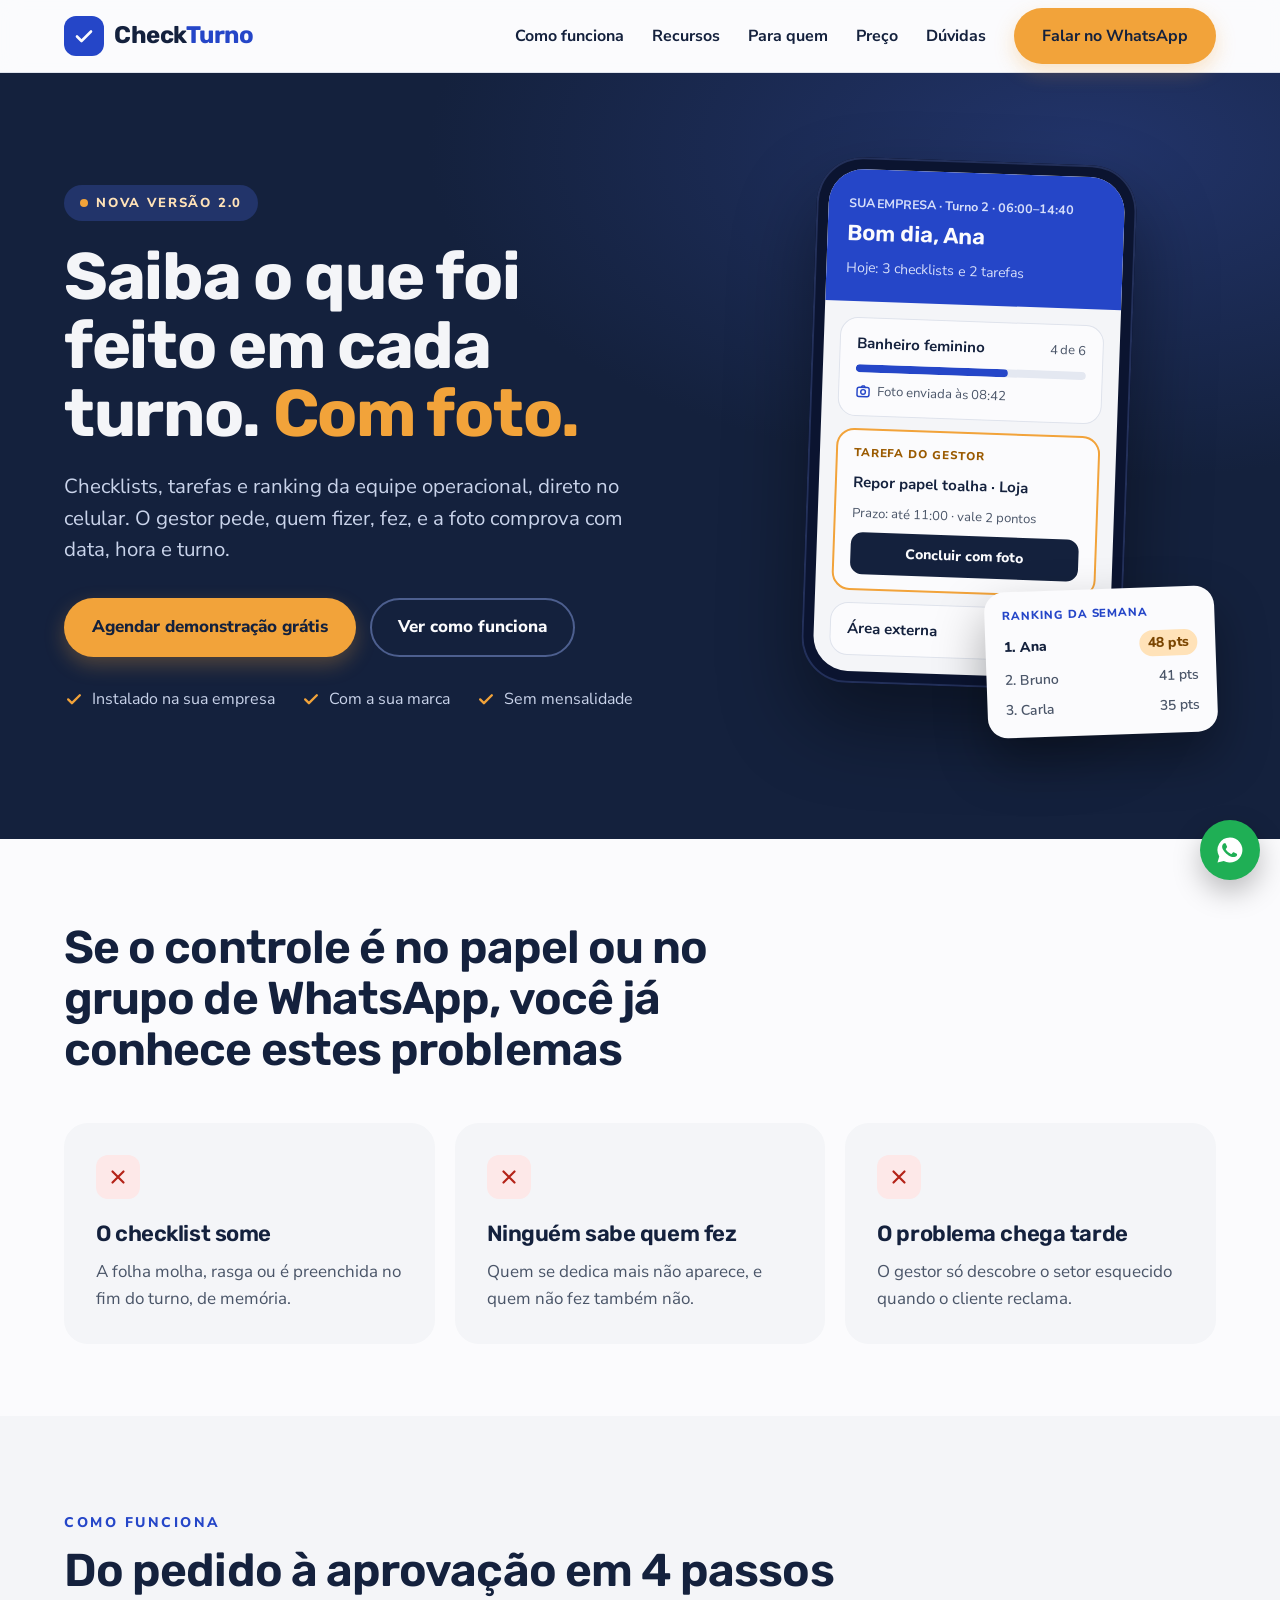
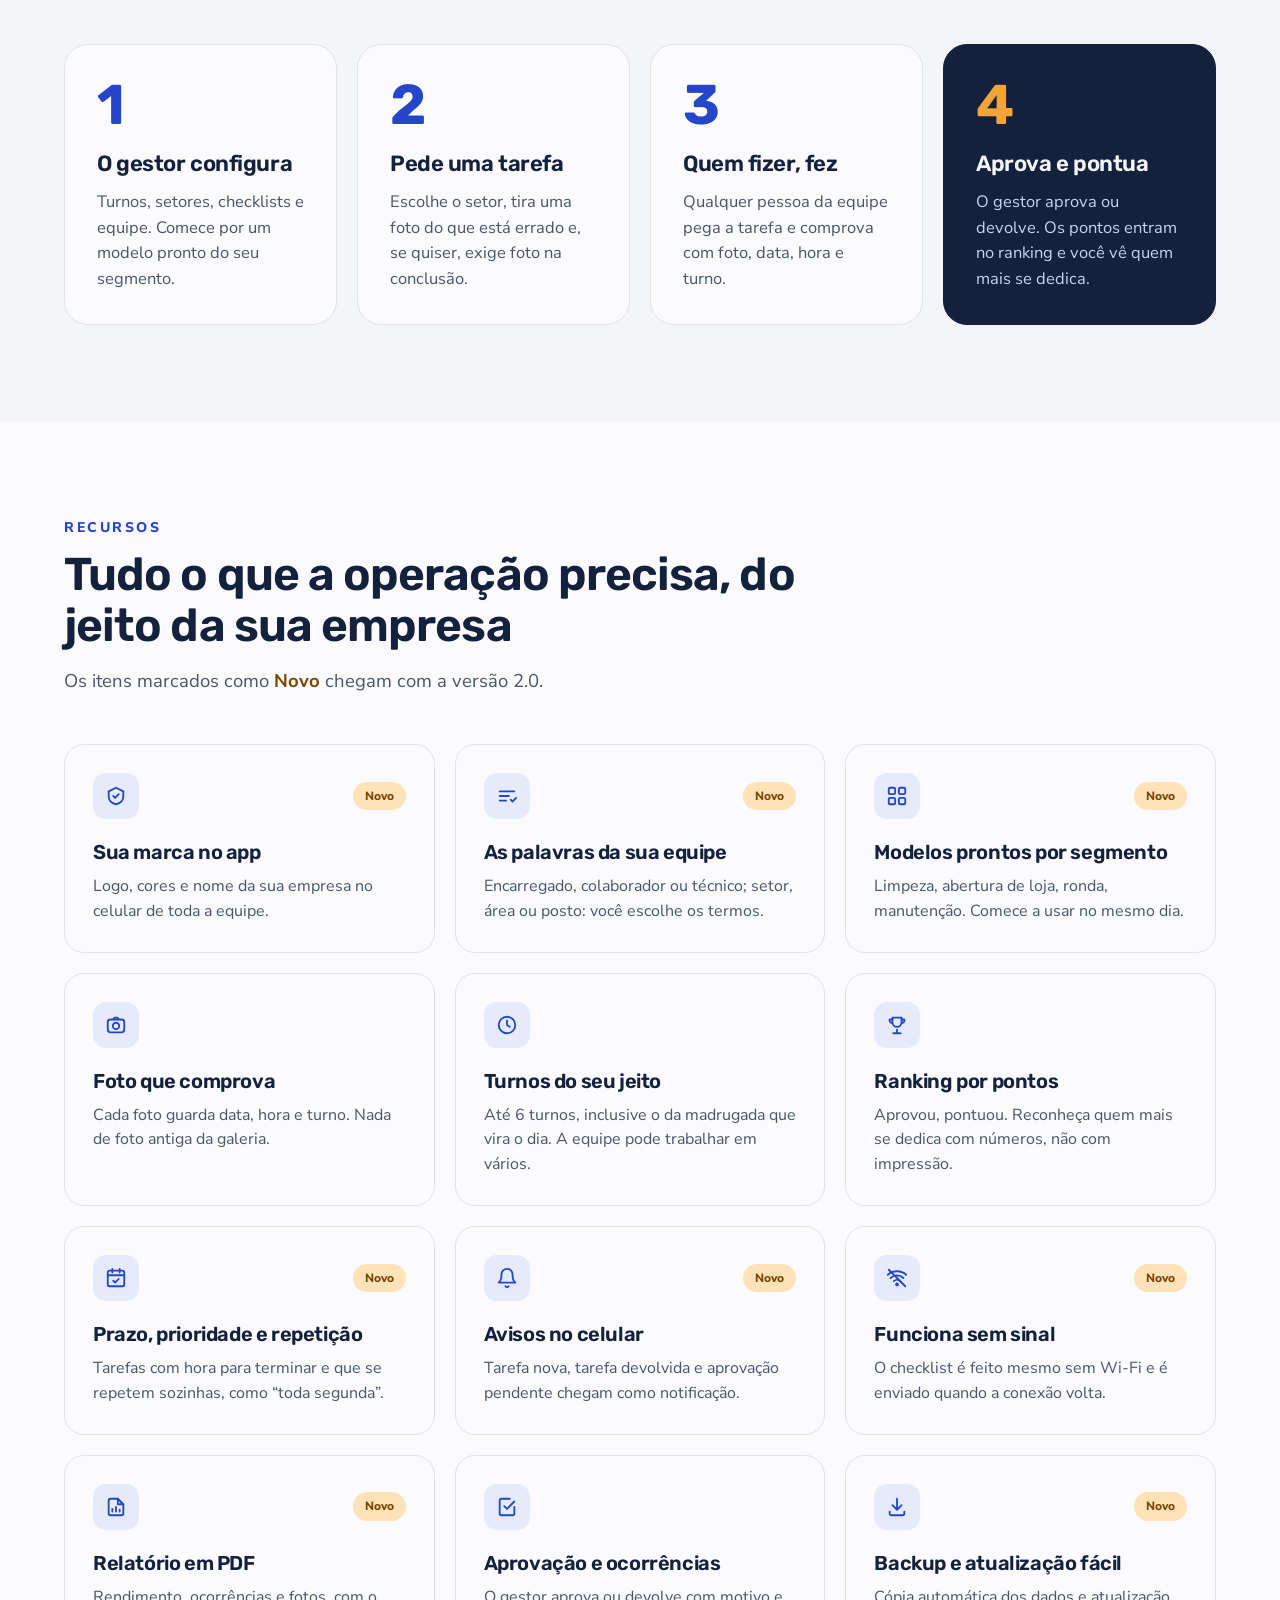
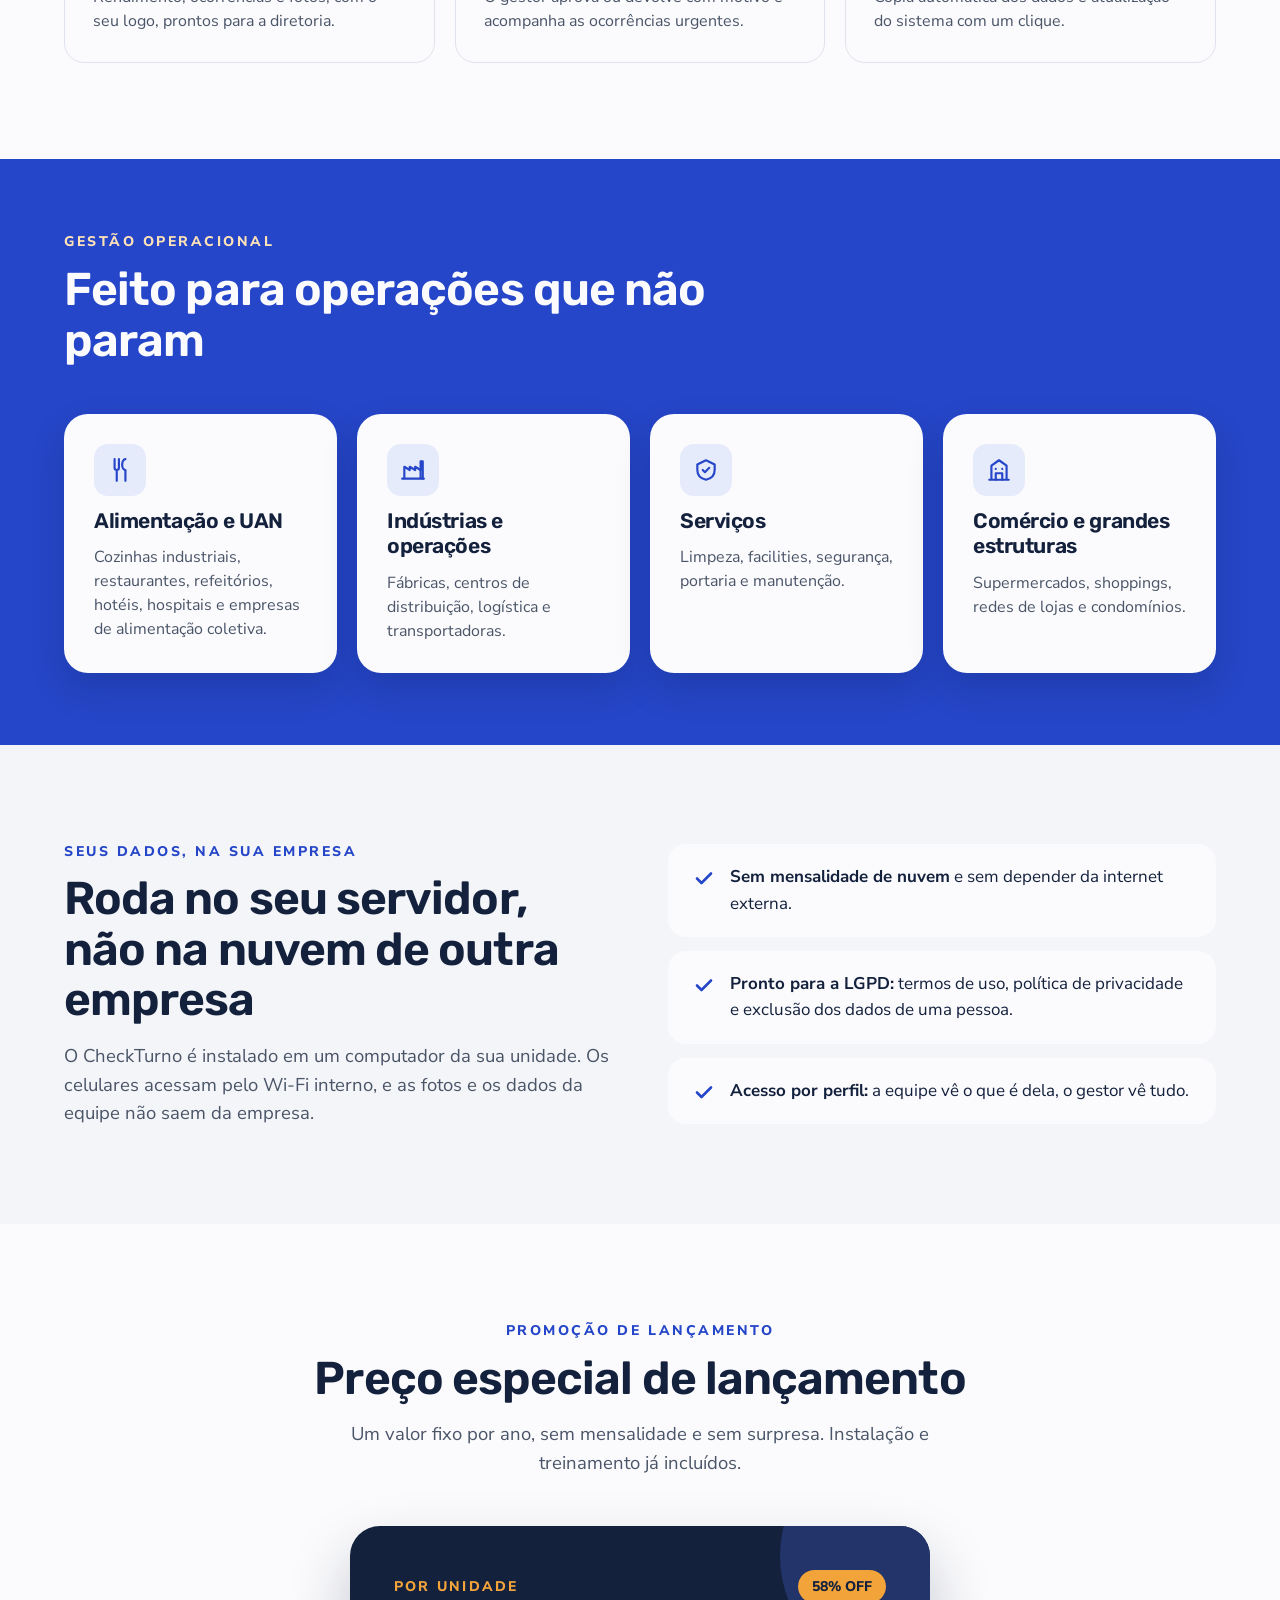
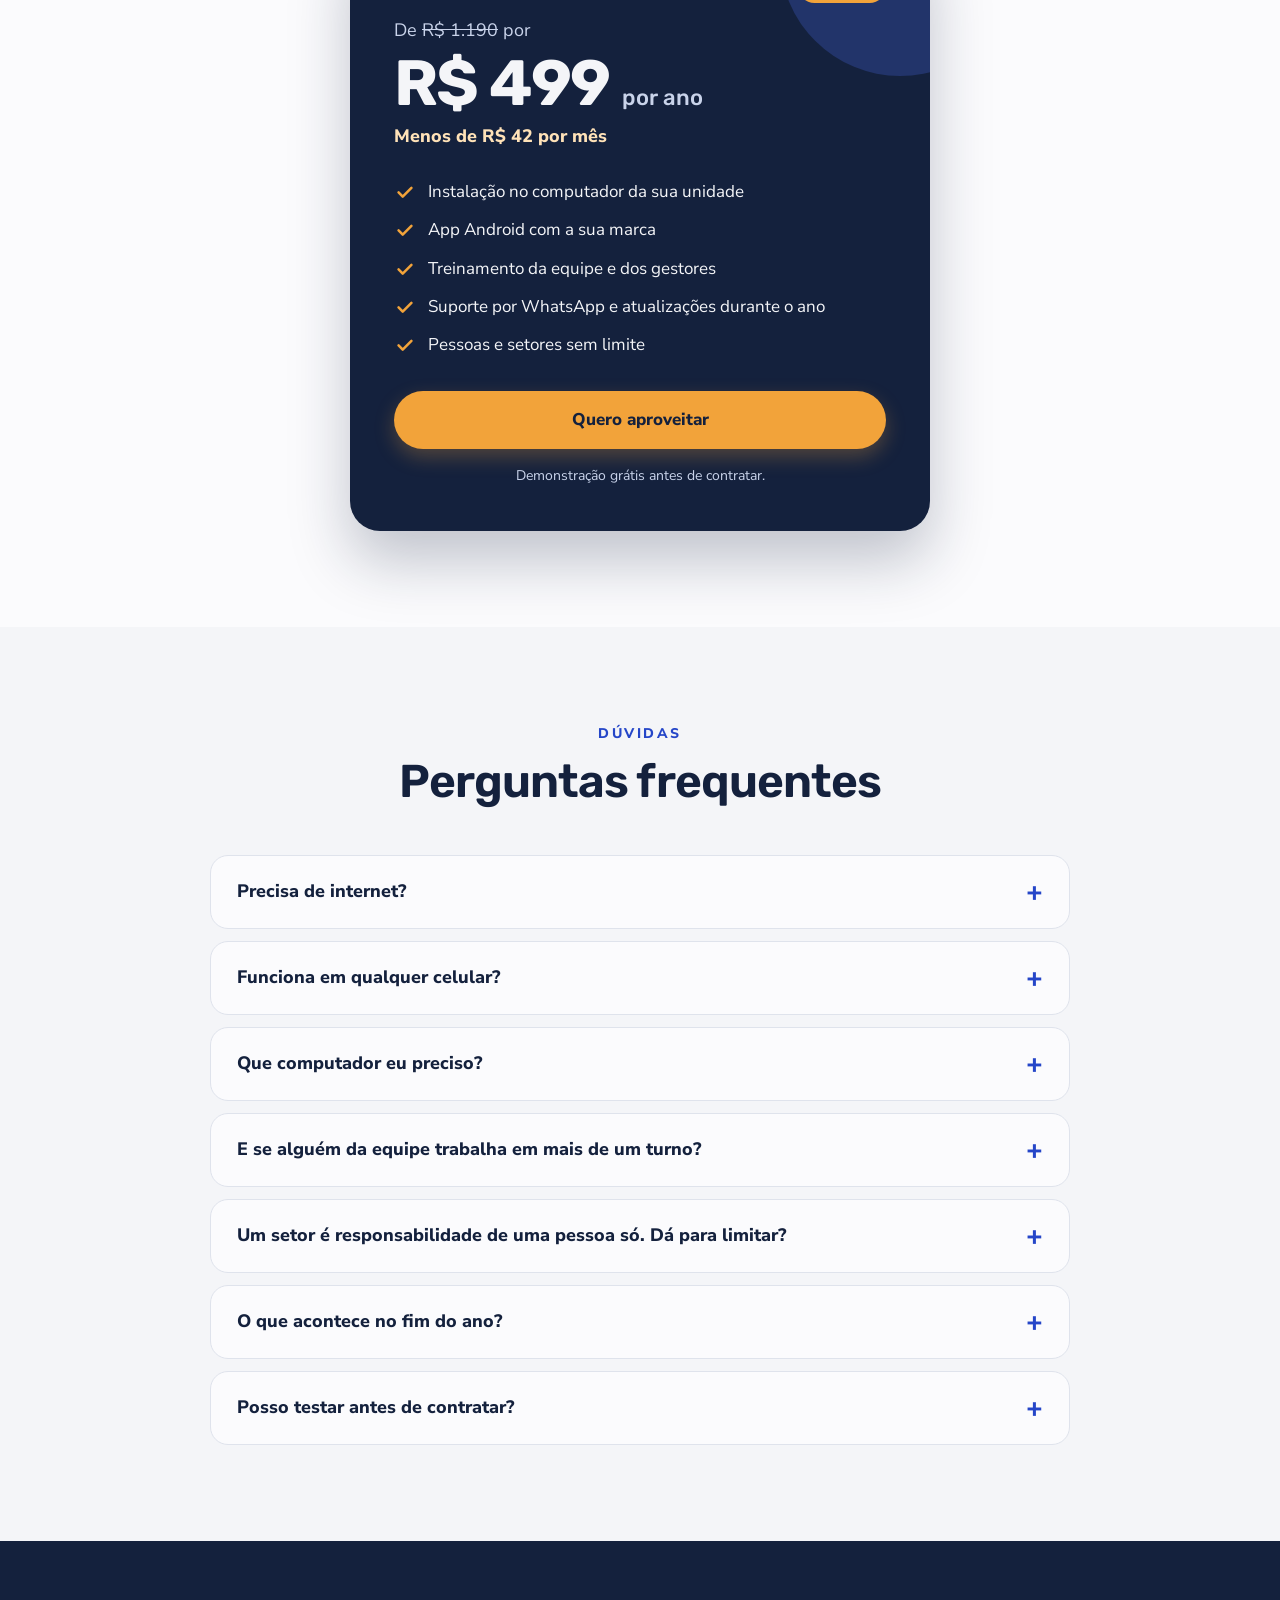
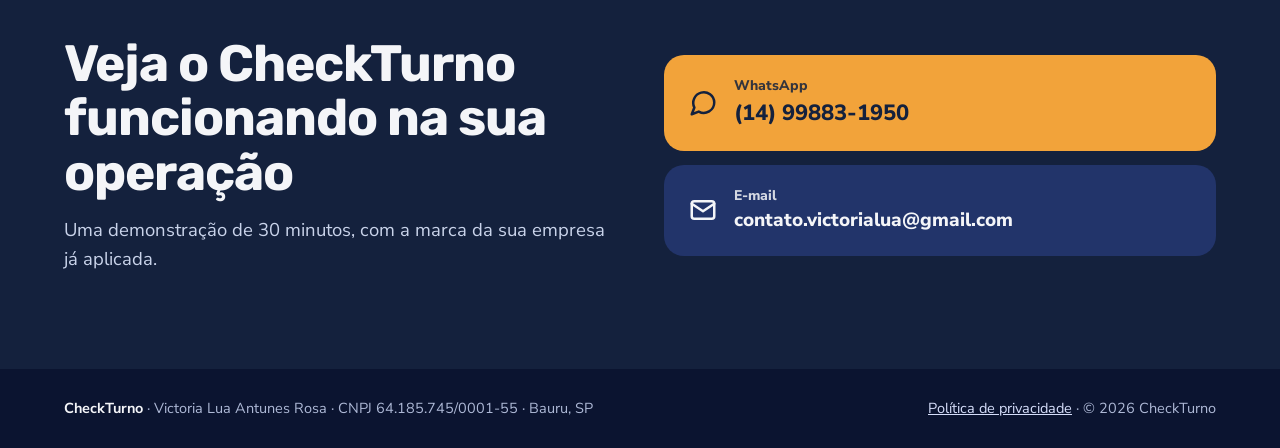
<file: index.html>
<!doctype html>
<html lang="pt-BR" class="no-js">
<head>
<meta charset="utf-8">
<meta name="viewport" content="width=device-width, initial-scale=1">
<title>CheckTurno — Checklists e tarefas por turno, com foto</title>
<meta name="description" content="Saiba o que foi feito em cada turno, com foto. Checklists, tarefas e ranking da equipe operacional no celular, instalado no servidor da sua empresa. Promoção de lançamento: R$ 499 por ano.">
<link rel="canonical" href="https://checkturno.com.br/">
<meta name="theme-color" content="#14213D">
<meta property="og:type" content="website">
<meta property="og:locale" content="pt_BR">
<meta property="og:site_name" content="CheckTurno">
<meta property="og:title" content="CheckTurno — Saiba o que foi feito em cada turno. Com foto.">
<meta property="og:description" content="Checklists, tarefas e ranking da equipe operacional no celular. Instalado na sua empresa, sem mensalidade.">
<meta property="og:url" content="https://checkturno.com.br/">
<meta property="og:image" content="https://checkturno.com.br/assets/og-image.png">
<meta property="og:image:width" content="1200">
<meta property="og:image:height" content="630">
<meta name="twitter:card" content="summary_large_image">
<link rel="icon" href="/favicon.svg" type="image/svg+xml">
<link rel="icon" href="/favicon-32.png" sizes="32x32" type="image/png">
<link rel="apple-touch-icon" href="/apple-touch-icon.png">
<link rel="preconnect" href="https://fonts.googleapis.com">
<link rel="preconnect" href="https://fonts.gstatic.com" crossorigin>
<link href="https://fonts.googleapis.com/css2?family=Nunito+Sans:wght@400;600;700;800&family=Rubik:wght@500;600;700&display=swap" rel="stylesheet">
<link rel="stylesheet" href="/assets/style.css">
<script type="application/ld+json">
{
  "@context": "https://schema.org",
  "@type": "SoftwareApplication",
  "name": "CheckTurno",
  "applicationCategory": "BusinessApplication",
  "operatingSystem": "Android, Windows",
  "description": "Checklists, tarefas e ranking da equipe operacional por turno, com foto que comprova.",
  "url": "https://checkturno.com.br/",
  "offers": {"@type": "Offer", "price": "499.00", "priceCurrency": "BRL"},
  "provider": {"@type": "Organization", "name": "CheckTurno", "email": "contato.victorialua@gmail.com", "telephone": "+55-14-99883-1950", "address": {"@type": "PostalAddress", "addressLocality": "Bauru", "addressRegion": "SP", "addressCountry": "BR"}}
}
</script>
</head>
<body>
<a class="skip" href="#conteudo">Pular para o conteúdo</a>

<header class="header">
  <div class="wrap">
    <a class="brand" href="/" aria-label="CheckTurno, página inicial">
      <span class="brand-mark"><svg aria-hidden="true" width="24" height="24" viewBox="0 0 24 24" fill="none" stroke="currentColor" stroke-width="2.6" stroke-linecap="round" stroke-linejoin="round"><path d="M5 12.5l4.5 4.5L19 7.5"/></svg></span>
      <span class="brand-name">Check<span>Turno</span></span>
    </a>
    <button class="menu-btn" type="button" aria-label="Abrir menu" aria-expanded="false" aria-controls="nav">
      <svg aria-hidden="true" width="26" height="26" viewBox="0 0 24 24" fill="none" stroke="currentColor" stroke-width="2.2" stroke-linecap="round"><path d="M4 7h16M4 12h16M4 17h16"/></svg>
    </button>
    <nav class="nav" id="nav" aria-label="Seções">
      <a href="#como-funciona">Como funciona</a>
      <a href="#recursos">Recursos</a>
      <a href="#para-quem">Para quem</a>
      <a href="#preco">Preço</a>
      <a href="#duvidas">Dúvidas</a>
      <a class="btn btn-primary" href="https://wa.me/5514998831950?text=Ol%C3%A1!%20Quero%20conhecer%20o%20CheckTurno." target="_blank" rel="noopener">Falar no WhatsApp</a>
    </nav>
  </div>
</header>

<main id="conteudo">

<section class="hero">
  <div class="wrap">
    <div>
      <span class="pill"><i></i>NOVA VERSÃO 2.0</span>
      <h1>Saiba o que foi feito em cada turno. <em>Com foto.</em></h1>
      <p class="lead">Checklists, tarefas e ranking da equipe operacional, direto no celular. O gestor pede, quem fizer, fez, e a foto comprova com data, hora e turno.</p>
      <div class="actions">
        <a class="btn btn-primary" href="https://wa.me/5514998831950?text=Ol%C3%A1!%20Quero%20agendar%20uma%20demonstra%C3%A7%C3%A3o%20do%20CheckTurno." target="_blank" rel="noopener">Agendar demonstração grátis</a>
        <a class="btn btn-ghost" href="#como-funciona">Ver como funciona</a>
      </div>
      <ul class="checks">
        <li><svg aria-hidden="true" width="20" height="20" viewBox="0 0 24 24" fill="none" stroke="#F2A33A" stroke-width="2.8" stroke-linecap="round" stroke-linejoin="round"><path d="M5 12.5l4.5 4.5L19 7.5"/></svg>Instalado na sua empresa</li>
        <li><svg aria-hidden="true" width="20" height="20" viewBox="0 0 24 24" fill="none" stroke="#F2A33A" stroke-width="2.8" stroke-linecap="round" stroke-linejoin="round"><path d="M5 12.5l4.5 4.5L19 7.5"/></svg>Com a sua marca</li>
        <li><svg aria-hidden="true" width="20" height="20" viewBox="0 0 24 24" fill="none" stroke="#F2A33A" stroke-width="2.8" stroke-linecap="round" stroke-linejoin="round"><path d="M5 12.5l4.5 4.5L19 7.5"/></svg>Sem mensalidade</li>
      </ul>
    </div>

    <div class="device" aria-label="Exemplo da tela do app no celular" role="img">
      <div class="phone" aria-hidden="true">
        <div class="screen">
          <div class="screen-top">
            <small>SUA EMPRESA · Turno 2 · 06:00–14:40</small>
            <b>Bom dia, Ana</b>
            <span>Hoje: 3 checklists e 2 tarefas</span>
          </div>
          <div class="screen-body">
            <div class="card-s">
              <div class="row"><b>Banheiro feminino</b><small>4 de 6</small></div>
              <div class="bar"><i></i></div>
              <small><svg width="16" height="16" viewBox="0 0 24 24" fill="none" stroke="#2546C8" stroke-width="2.2" stroke-linecap="round" stroke-linejoin="round"><rect x="3" y="6" width="18" height="14" rx="3"/><circle cx="12" cy="13" r="3.5"/><path d="M9 6l1.5-2h3L15 6"/></svg>Foto enviada às 08:42</small>
            </div>
            <div class="card-s accent">
              <span class="tag">TAREFA DO GESTOR</span>
              <b>Repor papel toalha · Loja</b>
              <small>Prazo: até 11:00 · vale 2 pontos</small>
              <div class="fake-btn">Concluir com foto</div>
            </div>
            <div class="card-s">
              <div class="row"><b>Área externa</b><span class="ok"><svg width="16" height="16" viewBox="0 0 24 24" fill="none" stroke="currentColor" stroke-width="2.8" stroke-linecap="round" stroke-linejoin="round"><path d="M5 12.5l4.5 4.5L19 7.5"/></svg>Aprovado</span></div>
            </div>
          </div>
        </div>
      </div>
      <div class="float-card" aria-hidden="true">
        <span class="tag">RANKING DA SEMANA</span>
        <div class="row first"><span>1. Ana</span><span>48 pts</span></div>
        <div class="row"><span>2. Bruno</span><span>41 pts</span></div>
        <div class="row"><span>3. Carla</span><span>35 pts</span></div>
      </div>
    </div>
  </div>
</section>

<section class="section white tight">
  <div class="wrap">
    <div class="head reveal">
      <h2 class="title">Se o controle é no papel ou no grupo de WhatsApp, você já conhece estes problemas</h2>
    </div>
    <div class="grid g3">
      <div class="pain reveal">
        <div class="x"><svg aria-hidden="true" width="22" height="22" viewBox="0 0 24 24" fill="none" stroke="currentColor" stroke-width="2.4" stroke-linecap="round"><path d="M6 6l12 12M18 6L6 18"/></svg></div>
        <h3>O checklist some</h3>
        <p>A folha molha, rasga ou é preenchida no fim do turno, de memória.</p>
      </div>
      <div class="pain reveal">
        <div class="x"><svg aria-hidden="true" width="22" height="22" viewBox="0 0 24 24" fill="none" stroke="currentColor" stroke-width="2.4" stroke-linecap="round"><path d="M6 6l12 12M18 6L6 18"/></svg></div>
        <h3>Ninguém sabe quem fez</h3>
        <p>Quem se dedica mais não aparece, e quem não fez também não.</p>
      </div>
      <div class="pain reveal">
        <div class="x"><svg aria-hidden="true" width="22" height="22" viewBox="0 0 24 24" fill="none" stroke="currentColor" stroke-width="2.4" stroke-linecap="round"><path d="M6 6l12 12M18 6L6 18"/></svg></div>
        <h3>O problema chega tarde</h3>
        <p>O gestor só descobre o setor esquecido quando o cliente reclama.</p>
      </div>
    </div>
  </div>
</section>

<section class="section" id="como-funciona">
  <div class="wrap">
    <div class="head reveal">
      <p class="eyebrow">Como funciona</p>
      <h2 class="title">Do pedido à aprovação em 4 passos</h2>
    </div>
    <ol class="grid g4">
      <li class="step reveal"><span class="n">1</span><h3>O gestor configura</h3><p>Turnos, setores, checklists e equipe. Comece por um modelo pronto do seu segmento.</p></li>
      <li class="step reveal"><span class="n">2</span><h3>Pede uma tarefa</h3><p>Escolhe o setor, tira uma foto do que está errado e, se quiser, exige foto na conclusão.</p></li>
      <li class="step reveal"><span class="n">3</span><h3>Quem fizer, fez</h3><p>Qualquer pessoa da equipe pega a tarefa e comprova com foto, data, hora e turno.</p></li>
      <li class="step dark reveal"><span class="n">4</span><h3>Aprova e pontua</h3><p>O gestor aprova ou devolve. Os pontos entram no ranking e você vê quem mais se dedica.</p></li>
    </ol>
  </div>
</section>

<section class="section white" id="recursos">
  <div class="wrap">
    <div class="head reveal">
      <p class="eyebrow">Recursos</p>
      <h2 class="title">Tudo o que a operação precisa, do jeito da sua empresa</h2>
      <p class="sub">Os itens marcados como <b style="color:#7A4500">Novo</b> chegam com a versão 2.0.</p>
    </div>
    <div class="grid g3">
      <div class="feat reveal"><div class="top"><span class="ico"><svg aria-hidden="true" width="22" height="22" viewBox="0 0 24 24" fill="none" stroke="currentColor" stroke-width="2" stroke-linecap="round" stroke-linejoin="round"><path d="M12 3l8 4v5c0 5-3.5 8-8 9-4.5-1-8-4-8-9V7z"/><path d="M9 12l2 2 4-4"/></svg></span><span class="new">Novo</span></div><h3>Sua marca no app</h3><p>Logo, cores e nome da sua empresa no celular de toda a equipe.</p></div>
      <div class="feat reveal"><div class="top"><span class="ico"><svg aria-hidden="true" width="22" height="22" viewBox="0 0 24 24" fill="none" stroke="currentColor" stroke-width="2" stroke-linecap="round" stroke-linejoin="round"><path d="M4 7h16M4 12h10M4 17h7"/><path d="M16 16l2 2 4-4"/></svg></span><span class="new">Novo</span></div><h3>As palavras da sua equipe</h3><p>Encarregado, colaborador ou técnico; setor, área ou posto: você escolhe os termos.</p></div>
      <div class="feat reveal"><div class="top"><span class="ico"><svg aria-hidden="true" width="22" height="22" viewBox="0 0 24 24" fill="none" stroke="currentColor" stroke-width="2" stroke-linecap="round" stroke-linejoin="round"><rect x="3" y="3" width="7" height="7" rx="1.5"/><rect x="14" y="3" width="7" height="7" rx="1.5"/><rect x="3" y="14" width="7" height="7" rx="1.5"/><rect x="14" y="14" width="7" height="7" rx="1.5"/></svg></span><span class="new">Novo</span></div><h3>Modelos prontos por segmento</h3><p>Limpeza, abertura de loja, ronda, manutenção. Comece a usar no mesmo dia.</p></div>
      <div class="feat reveal"><div class="top"><span class="ico"><svg aria-hidden="true" width="22" height="22" viewBox="0 0 24 24" fill="none" stroke="currentColor" stroke-width="2" stroke-linecap="round" stroke-linejoin="round"><rect x="3" y="6" width="18" height="14" rx="3"/><circle cx="12" cy="13" r="3.5"/><path d="M9 6l1.5-2h3L15 6"/></svg></span></div><h3>Foto que comprova</h3><p>Cada foto guarda data, hora e turno. Nada de foto antiga da galeria.</p></div>
      <div class="feat reveal"><div class="top"><span class="ico"><svg aria-hidden="true" width="22" height="22" viewBox="0 0 24 24" fill="none" stroke="currentColor" stroke-width="2" stroke-linecap="round" stroke-linejoin="round"><circle cx="12" cy="12" r="9"/><path d="M12 7v5l3 2"/></svg></span></div><h3>Turnos do seu jeito</h3><p>Até 6 turnos, inclusive o da madrugada que vira o dia. A equipe pode trabalhar em vários.</p></div>
      <div class="feat reveal"><div class="top"><span class="ico"><svg aria-hidden="true" width="22" height="22" viewBox="0 0 24 24" fill="none" stroke="currentColor" stroke-width="2" stroke-linecap="round" stroke-linejoin="round"><path d="M8 21h8M12 17v4M7 4h10v5a5 5 0 0 1-10 0V4z"/><path d="M7 6H4a3 3 0 0 0 3 4M17 6h3a3 3 0 0 1-3 4"/></svg></span></div><h3>Ranking por pontos</h3><p>Aprovou, pontuou. Reconheça quem mais se dedica com números, não com impressão.</p></div>
      <div class="feat reveal"><div class="top"><span class="ico"><svg aria-hidden="true" width="22" height="22" viewBox="0 0 24 24" fill="none" stroke="currentColor" stroke-width="2" stroke-linecap="round" stroke-linejoin="round"><rect x="3" y="4" width="18" height="17" rx="2"/><path d="M3 9h18M8 2v4M16 2v4"/><path d="M9 15l2 2 4-4"/></svg></span><span class="new">Novo</span></div><h3>Prazo, prioridade e repetição</h3><p>Tarefas com hora para terminar e que se repetem sozinhas, como “toda segunda”.</p></div>
      <div class="feat reveal"><div class="top"><span class="ico"><svg aria-hidden="true" width="22" height="22" viewBox="0 0 24 24" fill="none" stroke="currentColor" stroke-width="2" stroke-linecap="round" stroke-linejoin="round"><path d="M18 8a6 6 0 0 0-12 0c0 7-3 9-3 9h18s-3-2-3-9"/><path d="M13.7 21a2 2 0 0 1-3.4 0"/></svg></span><span class="new">Novo</span></div><h3>Avisos no celular</h3><p>Tarefa nova, tarefa devolvida e aprovação pendente chegam como notificação.</p></div>
      <div class="feat reveal"><div class="top"><span class="ico"><svg aria-hidden="true" width="22" height="22" viewBox="0 0 24 24" fill="none" stroke="currentColor" stroke-width="2" stroke-linecap="round" stroke-linejoin="round"><path d="M2 8.5a15 15 0 0 1 20 0M5 12a10 10 0 0 1 14 0M8.5 15.5a5 5 0 0 1 7 0"/><circle cx="12" cy="19" r="1"/><path d="M3 3l18 18"/></svg></span><span class="new">Novo</span></div><h3>Funciona sem sinal</h3><p>O checklist é feito mesmo sem Wi-Fi e é enviado quando a conexão volta.</p></div>
      <div class="feat reveal"><div class="top"><span class="ico"><svg aria-hidden="true" width="22" height="22" viewBox="0 0 24 24" fill="none" stroke="currentColor" stroke-width="2" stroke-linecap="round" stroke-linejoin="round"><path d="M14 3H6a2 2 0 0 0-2 2v14a2 2 0 0 0 2 2h12a2 2 0 0 0 2-2V9z"/><path d="M14 3v6h6M8 17v-3M12 17v-5M16 17v-2"/></svg></span><span class="new">Novo</span></div><h3>Relatório em PDF</h3><p>Rendimento, ocorrências e fotos, com o seu logo, prontos para a diretoria.</p></div>
      <div class="feat reveal"><div class="top"><span class="ico"><svg aria-hidden="true" width="22" height="22" viewBox="0 0 24 24" fill="none" stroke="currentColor" stroke-width="2" stroke-linecap="round" stroke-linejoin="round"><path d="M9 11l3 3 8-8"/><path d="M20 12v7a2 2 0 0 1-2 2H6a2 2 0 0 1-2-2V5a2 2 0 0 1 2-2h9"/></svg></span></div><h3>Aprovação e ocorrências</h3><p>O gestor aprova ou devolve com motivo e acompanha as ocorrências urgentes.</p></div>
      <div class="feat reveal"><div class="top"><span class="ico"><svg aria-hidden="true" width="22" height="22" viewBox="0 0 24 24" fill="none" stroke="currentColor" stroke-width="2" stroke-linecap="round" stroke-linejoin="round"><path d="M12 3v12M7 10l5 5 5-5"/><path d="M4 17v2a2 2 0 0 0 2 2h12a2 2 0 0 0 2-2v-2"/></svg></span><span class="new">Novo</span></div><h3>Backup e atualização fácil</h3><p>Cópia automática dos dados e atualização do sistema com um clique.</p></div>
    </div>
  </div>
</section>

<section class="section band tight" id="para-quem">
  <div class="wrap">
    <div class="head reveal">
      <p class="eyebrow">Gestão operacional</p>
      <h2 class="title">Feito para operações que não param</h2>
    </div>
    <div class="segs">
      <div class="seg reveal">
        <span class="seg-ico"><svg aria-hidden="true" width="26" height="26" viewBox="0 0 24 24" fill="none" stroke="currentColor" stroke-width="2" stroke-linecap="round" stroke-linejoin="round"><path d="M7 2v8a2 2 0 0 0 2 2h0a2 2 0 0 0 2-2V2M9 12v10M17 2c-1.7 0-3 2.2-3 5s1.3 5 3 5v10"/></svg></span>
        <h3>Alimentação e UAN</h3>
        <p>Cozinhas industriais, restaurantes, refeitórios, hotéis, hospitais e empresas de alimentação coletiva.</p>
      </div>
      <div class="seg reveal">
        <span class="seg-ico"><svg aria-hidden="true" width="26" height="26" viewBox="0 0 24 24" fill="none" stroke="currentColor" stroke-width="2" stroke-linecap="round" stroke-linejoin="round"><path d="M2 20h20M4 20V9l5 3V9l5 3V9l5 3v8"/><path d="M19 12V4h2v16"/></svg></span>
        <h3>Indústrias e operações</h3>
        <p>Fábricas, centros de distribuição, logística e transportadoras.</p>
      </div>
      <div class="seg reveal">
        <span class="seg-ico"><svg aria-hidden="true" width="26" height="26" viewBox="0 0 24 24" fill="none" stroke="currentColor" stroke-width="2" stroke-linecap="round" stroke-linejoin="round"><path d="M12 3l8 4v5c0 5-3.5 8-8 9-4.5-1-8-4-8-9V7z"/><path d="M9 12l2 2 4-4"/></svg></span>
        <h3>Serviços</h3>
        <p>Limpeza, facilities, segurança, portaria e manutenção.</p>
      </div>
      <div class="seg reveal">
        <span class="seg-ico"><svg aria-hidden="true" width="26" height="26" viewBox="0 0 24 24" fill="none" stroke="currentColor" stroke-width="2" stroke-linecap="round" stroke-linejoin="round"><path d="M3 21h18M5 21V8l7-5 7 5v13"/><path d="M9 21v-6h6v6M9 11h.01M15 11h.01"/></svg></span>
        <h3>Comércio e grandes estruturas</h3>
        <p>Supermercados, shoppings, redes de lojas e condomínios.</p>
      </div>
    </div>
  </div>
</section>

<section class="section">
  <div class="wrap split">
    <div class="reveal">
      <p class="eyebrow">Seus dados, na sua empresa</p>
      <h2 class="title">Roda no seu servidor, não na nuvem de outra empresa</h2>
      <p class="sub">O CheckTurno é instalado em um computador da sua unidade. Os celulares acessam pelo Wi-Fi interno, e as fotos e os dados da equipe não saem da empresa.</p>
    </div>
    <ul class="list-cards reveal">
      <li><svg aria-hidden="true" width="24" height="24" viewBox="0 0 24 24" fill="none" stroke="currentColor" stroke-width="2.6" stroke-linecap="round" stroke-linejoin="round"><path d="M5 12.5l4.5 4.5L19 7.5"/></svg><span><b>Sem mensalidade de nuvem</b> e sem depender da internet externa.</span></li>
      <li><svg aria-hidden="true" width="24" height="24" viewBox="0 0 24 24" fill="none" stroke="currentColor" stroke-width="2.6" stroke-linecap="round" stroke-linejoin="round"><path d="M5 12.5l4.5 4.5L19 7.5"/></svg><span><b>Pronto para a LGPD:</b> termos de uso, política de privacidade e exclusão dos dados de uma pessoa.</span></li>
      <li><svg aria-hidden="true" width="24" height="24" viewBox="0 0 24 24" fill="none" stroke="currentColor" stroke-width="2.6" stroke-linecap="round" stroke-linejoin="round"><path d="M5 12.5l4.5 4.5L19 7.5"/></svg><span><b>Acesso por perfil:</b> a equipe vê o que é dela, o gestor vê tudo.</span></li>
    </ul>
  </div>
</section>

<section class="section white" id="preco">
  <div class="wrap">
    <div class="head center reveal">
      <p class="eyebrow">Promoção de lançamento</p>
      <h2 class="title">Preço especial de lançamento</h2>
      <p class="sub">Um valor fixo por ano, sem mensalidade e sem surpresa. Instalação e treinamento já incluídos.</p>
    </div>
    <div class="price-wrap reveal">
      <div class="price">
        <div class="row"><span class="label">POR UNIDADE</span><span class="off">58% OFF</span></div>
        <p class="from">De <s>R$ 1.190</s> por</p>
        <p class="amount">R$ 499 <small>por ano</small></p>
        <p class="month">Menos de R$ 42 por mês</p>
        <ul class="includes">
          <li><svg aria-hidden="true" width="22" height="22" viewBox="0 0 24 24" fill="none" stroke="currentColor" stroke-width="2.8" stroke-linecap="round" stroke-linejoin="round"><path d="M5 12.5l4.5 4.5L19 7.5"/></svg>Instalação no computador da sua unidade</li>
          <li><svg aria-hidden="true" width="22" height="22" viewBox="0 0 24 24" fill="none" stroke="currentColor" stroke-width="2.8" stroke-linecap="round" stroke-linejoin="round"><path d="M5 12.5l4.5 4.5L19 7.5"/></svg>App Android com a sua marca</li>
          <li><svg aria-hidden="true" width="22" height="22" viewBox="0 0 24 24" fill="none" stroke="currentColor" stroke-width="2.8" stroke-linecap="round" stroke-linejoin="round"><path d="M5 12.5l4.5 4.5L19 7.5"/></svg>Treinamento da equipe e dos gestores</li>
          <li><svg aria-hidden="true" width="22" height="22" viewBox="0 0 24 24" fill="none" stroke="currentColor" stroke-width="2.8" stroke-linecap="round" stroke-linejoin="round"><path d="M5 12.5l4.5 4.5L19 7.5"/></svg>Suporte por WhatsApp e atualizações durante o ano</li>
          <li><svg aria-hidden="true" width="22" height="22" viewBox="0 0 24 24" fill="none" stroke="currentColor" stroke-width="2.8" stroke-linecap="round" stroke-linejoin="round"><path d="M5 12.5l4.5 4.5L19 7.5"/></svg>Pessoas e setores sem limite</li>
        </ul>
        <a class="btn btn-primary" href="https://wa.me/5514998831950?text=Ol%C3%A1!%20Quero%20aproveitar%20a%20promo%C3%A7%C3%A3o%20de%20lan%C3%A7amento%20do%20CheckTurno." target="_blank" rel="noopener">Quero aproveitar</a>
        <p class="note">Demonstração grátis antes de contratar.</p>
      </div>
    </div>
  </div>
</section>

<section class="section" id="duvidas">
  <div class="wrap">
    <div class="head center reveal">
      <p class="eyebrow">Dúvidas</p>
      <h2 class="title">Perguntas frequentes</h2>
    </div>
    <div class="faq">
      <details class="reveal"><summary>Precisa de internet?<span class="plus" aria-hidden="true">+</span></summary><p>Não. Basta o Wi-Fi da unidade ligando os celulares ao computador onde o sistema está instalado. Sem sinal no setor, o checklist fica guardado no celular e é enviado depois.</p></details>
      <details class="reveal"><summary>Funciona em qualquer celular?<span class="plus" aria-hidden="true">+</span></summary><p>No Android, pelo app com a marca da sua empresa. Em outros aparelhos, pelo navegador. O painel do gestor também abre no computador.</p></details>
      <details class="reveal"><summary>Que computador eu preciso?<span class="plus" aria-hidden="true">+</span></summary><p>Um computador com Windows que fique ligado durante a operação e conectado à rede da unidade. Na demonstração verificamos juntos se o seu serve.</p></details>
      <details class="reveal"><summary>E se alguém da equipe trabalha em mais de um turno?<span class="plus" aria-hidden="true">+</span></summary><p>Sem problema. Ninguém fica preso a um turno: quem estiver trabalhando faz, e os pontos vão para quem fez.</p></details>
      <details class="reveal"><summary>Um setor é responsabilidade de uma pessoa só. Dá para limitar?<span class="plus" aria-hidden="true">+</span></summary><p>Sim. O gestor tira quem não deve ver aquele setor ou aquela tarefa.</p></details>
      <details class="reveal"><summary>O que acontece no fim do ano?<span class="plus" aria-hidden="true">+</span></summary><p>Avisamos antes do vencimento para renovar. Os dados são da sua empresa e continuam com você.</p></details>
      <details class="reveal"><summary>Posso testar antes de contratar?<span class="plus" aria-hidden="true">+</span></summary><p>Sim. Fazemos uma demonstração grátis e mostramos o app funcionando com a marca da sua empresa.</p></details>
    </div>
  </div>
</section>

<section class="section cta" id="contato">
  <div class="wrap split">
    <div class="reveal">
      <h2>Veja o CheckTurno funcionando na sua operação</h2>
      <p class="sub">Uma demonstração de 30 minutos, com a marca da sua empresa já aplicada.</p>
    </div>
    <div class="contact reveal">
      <a class="wa" href="https://wa.me/5514998831950?text=Ol%C3%A1!%20Quero%20agendar%20uma%20demonstra%C3%A7%C3%A3o%20do%20CheckTurno." target="_blank" rel="noopener">
        <svg aria-hidden="true" width="30" height="30" viewBox="0 0 24 24" fill="none" stroke="currentColor" stroke-width="2" stroke-linecap="round" stroke-linejoin="round"><path d="M21 11.5a8.4 8.4 0 0 1-12.4 7.4L3 21l2.1-5.4A8.4 8.4 0 1 1 21 11.5z"/></svg>
        <span><small>WhatsApp</small><strong>(14) 99883-1950</strong></span>
      </a>
      <a class="mail" href="mailto:contato.victorialua@gmail.com?subject=CheckTurno%20-%20demonstra%C3%A7%C3%A3o">
        <svg aria-hidden="true" width="30" height="30" viewBox="0 0 24 24" fill="none" stroke="currentColor" stroke-width="2" stroke-linecap="round" stroke-linejoin="round"><rect x="3" y="5" width="18" height="14" rx="2"/><path d="M3 7l9 6 9-6"/></svg>
        <span><small>E-mail</small><strong>contato.victorialua@gmail.com</strong></span>
      </a>
    </div>
  </div>
</section>

</main>

<footer class="footer">
  <div class="wrap">
    <p><b>CheckTurno</b> · Victoria Lua Antunes Rosa · CNPJ 64.185.745/0001-55 · Bauru, SP</p>
    <p><a href="/privacidade.html">Política de privacidade</a> · © <span id="ano">2026</span> CheckTurno</p>
  </div>
</footer>

<a class="wa-float" href="https://wa.me/5514998831950?text=Ol%C3%A1!%20Quero%20conhecer%20o%20CheckTurno." target="_blank" rel="noopener" aria-label="Falar no WhatsApp">
  <svg aria-hidden="true" width="30" height="30" viewBox="0 0 24 24" fill="currentColor"><path d="M12 2a10 10 0 0 0-8.6 15.1L2 22l5-1.3A10 10 0 1 0 12 2zm5.6 14.2c-.2.7-1.4 1.3-2 1.4-.5.1-1.2.1-1.9-.1-.4-.1-1-.3-1.7-.6-3-1.3-5-4.3-5.1-4.5-.2-.2-1.2-1.6-1.2-3s.7-2.2 1-2.5c.3-.3.6-.3.8-.3h.6c.2 0 .4 0 .6.5l.9 2.1c.1.2.1.4 0 .6l-.4.6-.4.5c-.1.1-.3.3-.1.6.2.3.8 1.3 1.7 2.1 1.2 1 2.1 1.3 2.4 1.5.3.1.5.1.6-.1l.9-1.1c.2-.3.4-.2.7-.1l2 1c.3.1.5.2.6.3.1.2.1.8-.2 1.5z"/></svg>
</a>

<script src="/assets/site.js" defer></script>
</body>
</html>
</file>
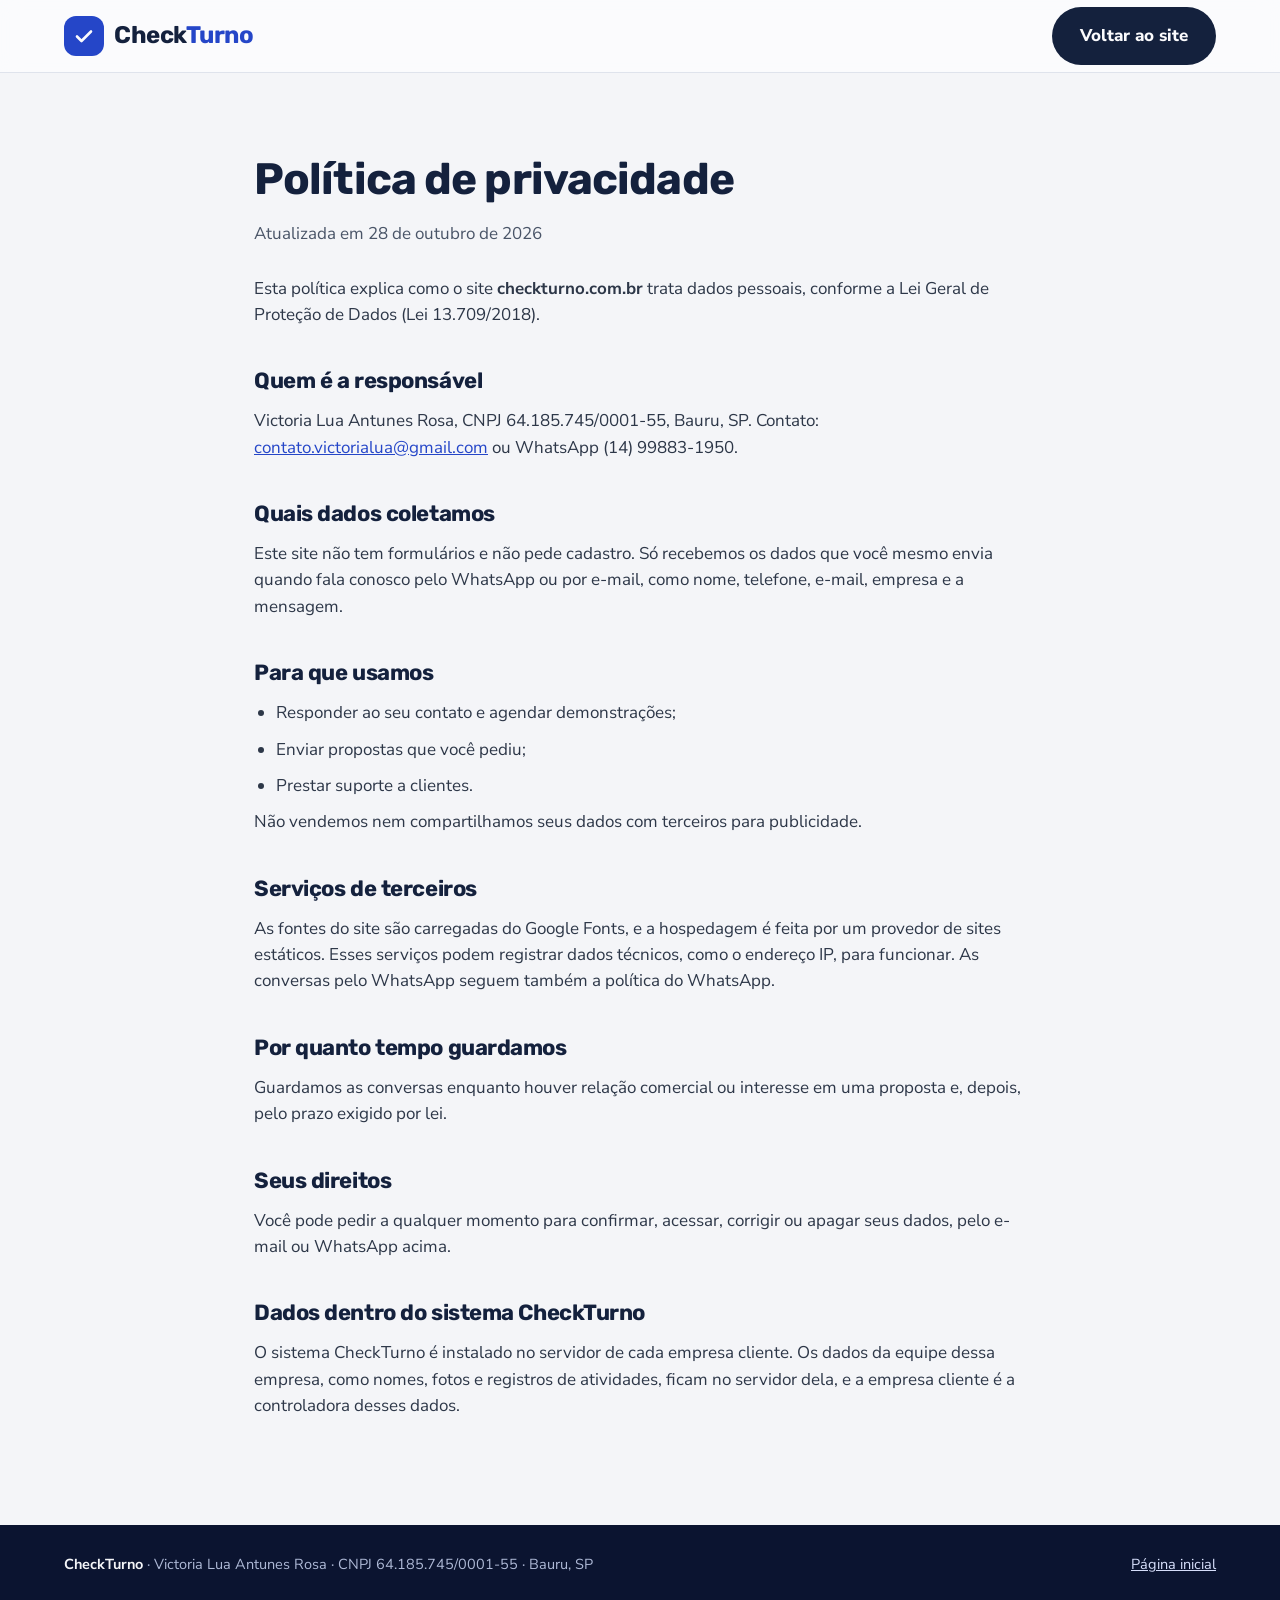
<file: privacidade.html>
<!doctype html>
<html lang="pt-BR">
<head>
<meta charset="utf-8">
<meta name="viewport" content="width=device-width, initial-scale=1">
<title>Política de privacidade — CheckTurno</title>
<meta name="description" content="Como o site do CheckTurno trata os seus dados pessoais.">
<link rel="canonical" href="https://checkturno.com.br/privacidade.html">
<link rel="icon" href="/favicon.svg" type="image/svg+xml">
<link rel="preconnect" href="https://fonts.googleapis.com">
<link rel="preconnect" href="https://fonts.gstatic.com" crossorigin>
<link href="https://fonts.googleapis.com/css2?family=Nunito+Sans:wght@400;600;700;800&family=Rubik:wght@500;600;700&display=swap" rel="stylesheet">
<link rel="stylesheet" href="/assets/style.css">
</head>
<body>
<header class="header">
  <div class="wrap">
    <a class="brand" href="/" aria-label="CheckTurno, página inicial">
      <span class="brand-mark"><svg aria-hidden="true" width="24" height="24" viewBox="0 0 24 24" fill="none" stroke="currentColor" stroke-width="2.6" stroke-linecap="round" stroke-linejoin="round"><path d="M5 12.5l4.5 4.5L19 7.5"/></svg></span>
      <span class="brand-name">Check<span>Turno</span></span>
    </a>
    <a class="btn btn-dark" href="/">Voltar ao site</a>
  </div>
</header>
<main class="doc">
  <h1>Política de privacidade</h1>
  <p class="meta">Atualizada em 28 de outubro de 2026</p>

  <p>Esta política explica como o site <b>checkturno.com.br</b> trata dados pessoais, conforme a Lei Geral de Proteção de Dados (Lei 13.709/2018).</p>

  <h2>Quem é a responsável</h2>
  <p>Victoria Lua Antunes Rosa, CNPJ 64.185.745/0001-55, Bauru, SP. Contato: <a href="mailto:contato.victorialua@gmail.com">contato.victorialua@gmail.com</a> ou WhatsApp (14) 99883-1950.</p>

  <h2>Quais dados coletamos</h2>
  <p>Este site não tem formulários e não pede cadastro. Só recebemos os dados que você mesmo envia quando fala conosco pelo WhatsApp ou por e-mail, como nome, telefone, e-mail, empresa e a mensagem.</p>

  <h2>Para que usamos</h2>
  <ul>
    <li>Responder ao seu contato e agendar demonstrações;</li>
    <li>Enviar propostas que você pediu;</li>
    <li>Prestar suporte a clientes.</li>
  </ul>
  <p>Não vendemos nem compartilhamos seus dados com terceiros para publicidade.</p>

  <h2>Serviços de terceiros</h2>
  <p>As fontes do site são carregadas do Google Fonts, e a hospedagem é feita por um provedor de sites estáticos. Esses serviços podem registrar dados técnicos, como o endereço IP, para funcionar. As conversas pelo WhatsApp seguem também a política do WhatsApp.</p>

  <h2>Por quanto tempo guardamos</h2>
  <p>Guardamos as conversas enquanto houver relação comercial ou interesse em uma proposta e, depois, pelo prazo exigido por lei.</p>

  <h2>Seus direitos</h2>
  <p>Você pode pedir a qualquer momento para confirmar, acessar, corrigir ou apagar seus dados, pelo e-mail ou WhatsApp acima.</p>

  <h2>Dados dentro do sistema CheckTurno</h2>
  <p>O sistema CheckTurno é instalado no servidor de cada empresa cliente. Os dados da equipe dessa empresa, como nomes, fotos e registros de atividades, ficam no servidor dela, e a empresa cliente é a controladora desses dados.</p>
</main>
<footer class="footer">
  <div class="wrap">
    <p><b>CheckTurno</b> · Victoria Lua Antunes Rosa · CNPJ 64.185.745/0001-55 · Bauru, SP</p>
    <p><a href="/">Página inicial</a></p>
  </div>
</footer>
</body>
</html>
</file>
<file: assets/style.css>
:root{
  --navy:#14213D;--navy-2:#1E2E57;--navy-3:#22346A;--ink-deep:#0B1430;
  --blue:#2546C8;--blue-soft:#E6EBFB;--orange:#F2A33A;--peach:#FFE2B8;--brown:#7A4500;
  --bg:#F4F5F8;--white:#FBFBFD;--line:#DFE3EC;--muted:#4A5568;--on-navy:#C9D3EA;--green:#1E7A46;
  --radius:24px;--max:1200px;
  --font-display:'Rubik',Arial,sans-serif;--font-body:'Nunito Sans',Arial,sans-serif;
}
*{box-sizing:border-box}
html{scroll-behavior:smooth;scroll-padding-top:84px}
@media (prefers-reduced-motion:reduce){html{scroll-behavior:auto}*{animation:none!important;transition:none!important}}
body{margin:0;font-family:var(--font-body);color:var(--navy);background:var(--bg);font-size:17px;line-height:1.55;-webkit-font-smoothing:antialiased}
img,svg{display:block;max-width:100%}
a{color:var(--blue)}a:hover{color:var(--navy)}
h1,h2,h3{font-family:var(--font-display);margin:0;letter-spacing:-.02em}
p{margin:0}
ul,ol{margin:0;padding:0;list-style:none}
.wrap{max-width:var(--max);margin:0 auto;padding:0 24px}
.skip{position:absolute;left:-999px;top:8px;background:var(--orange);color:var(--navy);padding:10px 16px;border-radius:8px;font-weight:800;z-index:100}
.skip:focus{left:8px}
:focus-visible{outline:3px solid var(--orange);outline-offset:3px;border-radius:6px}

/* Botões */
.btn{display:inline-flex;align-items:center;justify-content:center;gap:10px;min-height:48px;padding:14px 26px;border-radius:999px;font-weight:800;font-size:17px;text-decoration:none;border:2px solid transparent;transition:transform .15s ease,background .15s ease,box-shadow .15s ease;cursor:pointer}
.btn:hover{transform:translateY(-1px)}
.btn-primary{background:var(--orange);color:var(--navy);box-shadow:0 8px 20px rgba(242,163,58,.28)}
.btn-primary:hover{background:#F7B65A;color:var(--navy)}
.btn-ghost{border-color:#4D5F8F;color:var(--white)}
.btn-ghost:hover{border-color:var(--white);color:var(--white)}
.btn-dark{background:var(--navy);color:var(--white)}
.btn-dark:hover{background:var(--navy-2);color:var(--white)}

/* Cabeçalho */
.header{position:sticky;top:0;z-index:50;background:rgba(251,251,253,.92);backdrop-filter:saturate(1.4) blur(10px);border-bottom:1px solid var(--line)}
.header .wrap{display:flex;align-items:center;justify-content:space-between;gap:24px;min-height:72px}
.brand{display:flex;align-items:center;gap:10px;text-decoration:none;color:var(--navy)}
.brand-mark{width:40px;height:40px;border-radius:12px;background:var(--blue);color:var(--white);display:grid;place-items:center;flex:none}
.brand-name{font-family:var(--font-display);font-weight:700;font-size:24px;letter-spacing:-.02em}
.brand-name span{color:var(--blue)}
.nav{display:flex;align-items:center;gap:28px}
.nav a{color:var(--navy);text-decoration:none;font-weight:700;font-size:16px}
.nav a:hover{color:var(--blue)}
.menu-btn{display:none;background:none;border:0;width:48px;height:48px;border-radius:12px;color:var(--navy);cursor:pointer;align-items:center;justify-content:center}
@media (max-width:900px){
  .menu-btn{display:inline-flex}
  .nav{display:none;position:absolute;left:0;right:0;top:72px;background:var(--white);border-bottom:1px solid var(--line);flex-direction:column;align-items:stretch;gap:0;padding:8px 24px 20px}
  .nav.open{display:flex}
  .nav a{padding:14px 0;border-bottom:1px solid var(--line)}
  .nav .btn{margin-top:14px;border-bottom:0}
}

/* Hero */
.hero{background:radial-gradient(1200px 600px at 85% 10%,#22346A 0%,var(--navy) 55%);color:var(--bg);overflow:hidden}
.hero .wrap{display:grid;grid-template-columns:minmax(0,1.1fr) minmax(0,.9fr);gap:56px;align-items:center;padding-top:88px;padding-bottom:104px}
.pill{display:inline-flex;align-items:center;gap:8px;background:var(--navy-3);color:var(--peach);font-weight:800;font-size:13px;letter-spacing:.14em;padding:8px 16px;border-radius:999px}
.pill i{width:8px;height:8px;border-radius:50%;background:var(--orange);display:block}
.hero h1{font-size:clamp(40px,5.4vw,66px);line-height:1.04;font-weight:700;margin:22px 0 22px}
.hero h1 em{font-style:normal;color:var(--orange)}
.hero .lead{font-size:clamp(18px,1.6vw,21px);color:var(--on-navy);max-width:560px}
.hero .actions{display:flex;flex-wrap:wrap;gap:14px;margin-top:32px}
.checks{display:flex;flex-wrap:wrap;gap:10px 26px;margin-top:30px;color:var(--on-navy);font-size:16px}
.checks li{display:flex;align-items:center;gap:8px}
.hero .wrap > *{min-width:0}
@media (max-width:900px){.hero .wrap{grid-template-columns:minmax(0,1fr);padding-top:56px;padding-bottom:72px}}
@media (max-width:520px){.hero .actions .btn{width:100%}}

/* Celular */
.device{position:relative;display:flex;justify-content:center;padding:0 0 48px}
.phone{width:320px;max-width:100%;background:var(--ink-deep);border-radius:46px;padding:12px;box-shadow:0 40px 80px rgba(0,0,0,.4),inset 0 0 0 2px #23305A;transform:rotate(2deg)}
.screen{background:var(--bg);border-radius:35px;overflow:hidden;color:var(--navy)}
.screen-top{background:var(--blue);color:var(--white);padding:24px 20px 20px}
.screen-top small{display:block;font-size:12.5px;font-weight:700;color:#D6DEFA}
.screen-top b{display:block;font-family:var(--font-display);font-size:22px;font-weight:600;margin:4px 0}
.screen-top span{font-size:14px;color:#D6DEFA}
.screen-body{padding:16px;display:grid;gap:12px}
.card-s{background:var(--white);border:1px solid var(--line);border-radius:18px;padding:14px 16px;display:grid;gap:9px}
.card-s.accent{border:2px solid var(--orange)}
.row{display:flex;justify-content:space-between;align-items:center;gap:8px}
.card-s b{font-size:15px}
.card-s small{font-size:13px;color:var(--muted);display:flex;align-items:center;gap:6px}
.tag{font-size:11.5px;font-weight:800;letter-spacing:.08em;color:#9A5A00}
.bar{height:8px;background:#E4E8F1;border-radius:99px;overflow:hidden}
.bar i{display:block;height:100%;width:66%;background:var(--blue);border-radius:99px}
.fake-btn{background:var(--navy);color:var(--white);font-weight:800;font-size:14px;text-align:center;padding:10px;border-radius:12px}
.ok{color:var(--green);font-weight:800;font-size:13px;display:flex;align-items:center;gap:4px}
.float-card{position:absolute;right:0;bottom:0;width:230px;background:var(--white);color:var(--navy);border-radius:20px;padding:16px 18px;box-shadow:0 24px 50px rgba(0,0,0,.35);display:grid;gap:9px;transform:rotate(-2deg)}
.float-card .tag{color:var(--blue)}
.float-card .row{font-size:14px;font-weight:600;color:var(--muted)}
.float-card .row.first{font-weight:800;color:var(--navy)}
.float-card .row.first span:last-child{background:var(--peach);color:var(--brown);padding:2px 8px;border-radius:999px}
@media (max-width:520px){.device{flex-direction:column;align-items:center}.float-card{position:relative;right:auto;bottom:auto;margin:-48px 0 0 auto;width:220px;transform:rotate(-2deg)}}

/* Seções */
.section{padding:96px 0}
.section.white{background:var(--white)}
.section.tight{padding:72px 0}
.eyebrow{font-size:14px;font-weight:800;letter-spacing:.18em;color:var(--blue);text-transform:uppercase}
.title{font-size:clamp(32px,3.6vw,46px);line-height:1.1;font-weight:600;margin-top:12px}
.sub{font-size:18.5px;color:var(--muted);margin-top:16px;max-width:680px}
.head{max-width:780px;margin-bottom:48px}
.head.center{margin-left:auto;margin-right:auto;text-align:center}
.head.center .sub{margin-left:auto;margin-right:auto}

.grid{display:grid;gap:20px}
.g3{grid-template-columns:repeat(3,minmax(0,1fr))}
.g4{grid-template-columns:repeat(4,minmax(0,1fr))}
@media (max-width:1000px){.g4{grid-template-columns:repeat(2,minmax(0,1fr))}.g3{grid-template-columns:repeat(2,minmax(0,1fr))}}
@media (max-width:640px){.g4,.g3{grid-template-columns:1fr}}

.pain{background:var(--bg);border-radius:var(--radius);padding:32px}
.pain .x{width:44px;height:44px;border-radius:12px;background:#FDE8E8;color:#B42318;display:grid;place-items:center;margin-bottom:18px}
.pain h3{font-size:22px;font-weight:600;margin-bottom:8px}
.pain p{color:var(--muted)}

.step{background:var(--white);border:1px solid var(--line);border-radius:var(--radius);padding:32px;position:relative}
.step .n{font-family:var(--font-display);font-size:56px;font-weight:700;color:var(--blue);line-height:1}
.step h3{font-size:22px;font-weight:600;margin:14px 0 8px}
.step p{color:var(--muted);font-size:16.5px}
.step.dark{background:var(--navy);border-color:var(--navy);color:var(--bg)}
.step.dark .n{color:var(--orange)}
.step.dark p{color:var(--on-navy)}

.feat{border:1px solid var(--line);border-radius:20px;padding:28px;background:var(--white);transition:border-color .2s,box-shadow .2s,transform .2s}
.feat:hover{border-color:#C3CCE8;box-shadow:0 14px 30px rgba(20,33,61,.08);transform:translateY(-2px)}
.feat .top{display:flex;justify-content:space-between;align-items:center;margin-bottom:18px}
.ico{width:46px;height:46px;border-radius:13px;background:var(--blue-soft);color:var(--blue);display:grid;place-items:center}
.new{background:var(--peach);color:var(--brown);font-size:12px;font-weight:800;padding:5px 12px;border-radius:999px}
.feat h3{font-size:20px;font-weight:600;margin-bottom:6px}
.feat p{color:var(--muted);font-size:16px}

.band{background:var(--blue);color:var(--white)}
.band .eyebrow{color:var(--peach)}
.chips{display:flex;flex-wrap:wrap;gap:14px}
.chips li{background:var(--white);color:var(--navy);font-weight:800;font-size:17px;padding:14px 24px;border-radius:999px}

.segs{display:grid;grid-template-columns:repeat(4,minmax(0,1fr));gap:20px}
@media (max-width:1000px){.segs{grid-template-columns:repeat(2,minmax(0,1fr))}}
@media (max-width:640px){.segs{grid-template-columns:1fr}}
.seg{background:var(--white);color:var(--navy);border-radius:var(--radius);padding:30px;display:flex;flex-direction:column;gap:12px;box-shadow:0 16px 34px rgba(11,20,48,.18)}
.seg-ico{width:52px;height:52px;border-radius:14px;background:var(--blue-soft);color:var(--blue);display:grid;place-items:center}
.seg h3{font-size:21px;font-weight:600;line-height:1.2}
.seg p{color:var(--muted);font-size:16px;line-height:1.5}
.split{display:grid;grid-template-columns:minmax(0,1fr) minmax(0,1fr);gap:56px;align-items:center}
@media (max-width:900px){.split{grid-template-columns:1fr}}
.list-cards{display:grid;gap:14px}
.list-cards li{background:var(--white);border-radius:18px;padding:20px 24px;display:flex;gap:14px;align-items:flex-start}
.list-cards svg{flex:none;color:var(--blue);margin-top:2px}

/* Preço */
.price-wrap{display:flex;justify-content:center}
.price{width:100%;max-width:580px;background:var(--navy);color:var(--bg);border-radius:30px;padding:44px;box-shadow:0 30px 60px rgba(20,33,61,.25);position:relative;overflow:hidden}
.price::after{content:"";position:absolute;right:-90px;top:-90px;width:240px;height:240px;border-radius:50%;background:var(--navy-3)}
.price > *{position:relative;z-index:1}
.price .row{margin-bottom:14px}
.price .label{font-size:14px;font-weight:800;letter-spacing:.16em;color:var(--orange)}
.off{background:var(--orange);color:var(--navy);font-size:14px;font-weight:800;padding:6px 14px;border-radius:999px}
.from{font-size:18px;color:var(--on-navy)}
.from s{color:var(--on-navy)}
.amount{font-family:var(--font-display);font-size:64px;font-weight:700;line-height:1;margin:6px 0 8px;letter-spacing:-.03em}
.amount small{font-size:22px;font-weight:500;color:var(--on-navy);letter-spacing:0}
.amount small{white-space:nowrap}
@media (max-width:520px){.price{padding:32px 26px}.amount{font-size:52px}.amount small{font-size:19px}}
.month{font-weight:800;color:var(--peach);font-size:18px}
.includes{display:grid;gap:12px;margin:28px 0 32px;font-size:17px}
.includes li{display:flex;gap:12px;align-items:flex-start}
.includes svg{flex:none;color:var(--orange);margin-top:2px}
.price .btn{width:100%}
.price .note{font-size:14px;color:var(--on-navy);margin-top:16px;text-align:center}

/* Dúvidas */
.faq{max-width:860px;margin:0 auto;display:grid;gap:12px}
.faq details{background:var(--white);border:1px solid var(--line);border-radius:18px;padding:0 26px}
.faq summary{cursor:pointer;list-style:none;display:flex;justify-content:space-between;align-items:center;gap:16px;font-weight:800;font-size:18px;padding:22px 0;min-height:44px}
.faq summary::-webkit-details-marker{display:none}
.faq summary .plus{color:var(--blue);font-size:28px;line-height:1;transition:transform .2s;flex:none}
.faq details[open] summary .plus{transform:rotate(45deg)}
.faq details p{color:var(--muted);padding-bottom:22px;margin-top:-6px}

/* Contato */
.cta{background:var(--navy);color:var(--bg)}
.cta .split{gap:48px}
.cta h2{font-size:clamp(34px,4vw,52px);line-height:1.06;font-weight:700}
.cta p.sub{color:var(--on-navy)}
.contact{display:grid;gap:14px}
.contact a{display:flex;align-items:center;gap:16px;border-radius:20px;padding:20px 24px;text-decoration:none;transition:transform .15s}
.contact a:hover{transform:translateY(-2px)}
.contact .wa{background:var(--orange);color:var(--navy)}
.contact .wa:hover{color:var(--navy)}
.contact .mail{background:var(--navy-3);color:var(--bg)}
.contact .mail:hover{color:var(--white)}
.contact small{display:block;font-size:14px;font-weight:800;opacity:.85}
.contact strong{display:block;font-size:22px;font-weight:800;overflow-wrap:anywhere}
.contact .mail strong{font-size:19px}

.footer{background:var(--ink-deep);color:#AEB9D6;font-size:14.5px}
.footer .wrap{display:flex;flex-wrap:wrap;gap:12px 32px;justify-content:space-between;padding-top:28px;padding-bottom:28px}
.footer a{color:#D6DEFA}
.footer b{color:var(--bg)}

/* Botão flutuante do WhatsApp */
.wa-float{position:fixed;right:20px;bottom:20px;z-index:60;width:60px;height:60px;border-radius:50%;background:#1FAF55;color:#fff;display:grid;place-items:center;box-shadow:0 12px 28px rgba(0,0,0,.25);transition:transform .15s}
.wa-float:hover{transform:scale(1.06);color:#fff}

/* Animação de entrada */
.reveal{opacity:0;transform:translateY(18px);transition:opacity .6s ease,transform .6s ease}
.reveal.in{opacity:1;transform:none}
.no-js .reveal{opacity:1;transform:none}

/* Páginas de texto */
.doc{max-width:820px;margin:0 auto;padding:72px 24px 96px}
.doc h1{font-size:clamp(32px,4vw,44px);margin-bottom:8px}
.doc h2{font-size:22px;margin:36px 0 10px}
.doc p,.doc li{color:#2D3748;margin-bottom:10px}
.doc ul{list-style:disc;padding-left:22px}
.doc .meta{color:var(--muted);margin-bottom:28px}
</file>
